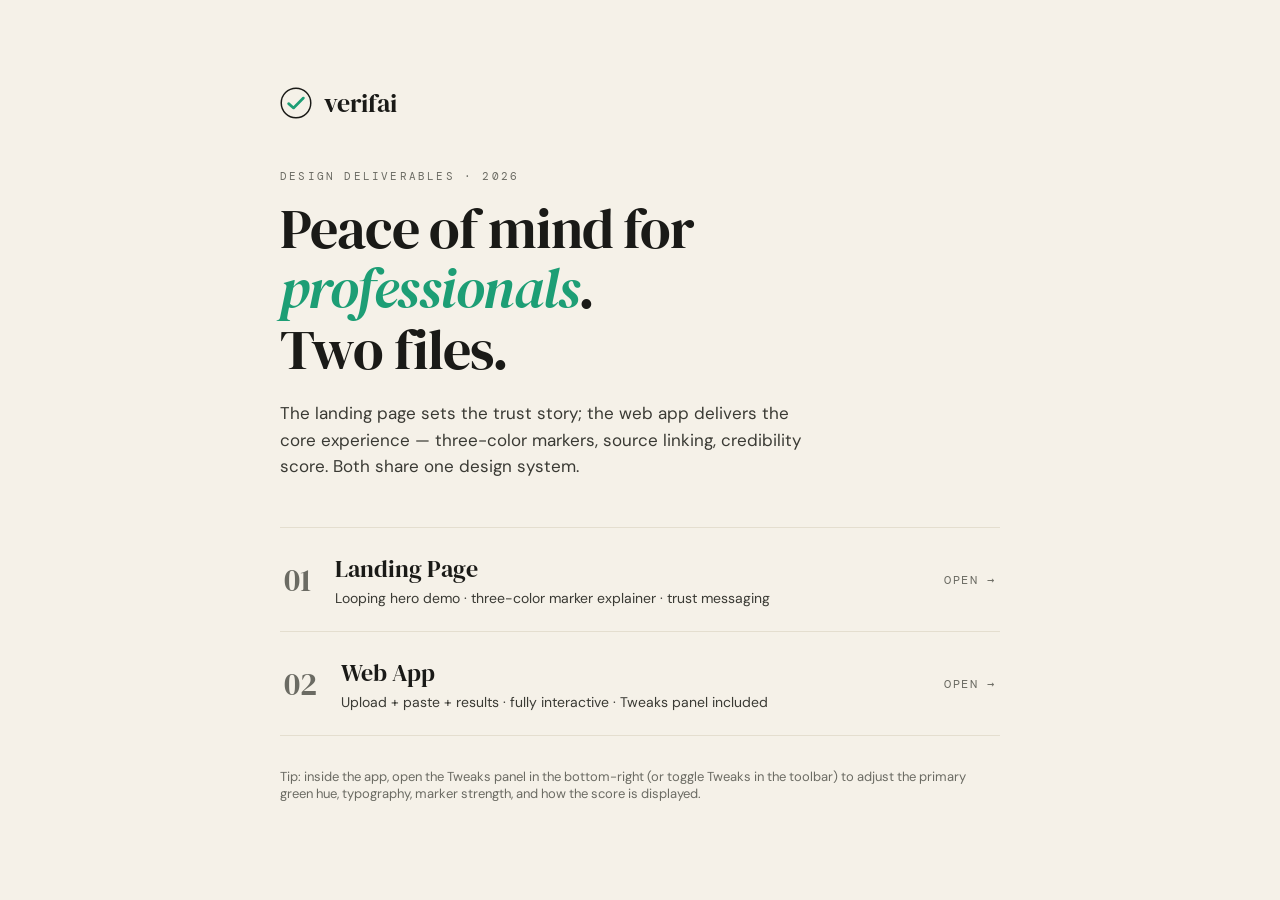
<file: index.html>
<!doctype html>
<html lang="zh-Hant">
<head>
<meta charset="utf-8"/>
<title>verifai — file index</title>
<meta name="viewport" content="width=device-width, initial-scale=1"/>
<link rel="preconnect" href="https://fonts.googleapis.com"/>
<link rel="preconnect" href="https://fonts.gstatic.com" crossorigin/>
<link href="https://fonts.googleapis.com/css2?family=DM+Serif+Display&family=DM+Sans:wght@400;500;600&family=DM+Mono:wght@400&display=swap" rel="stylesheet"/>
<link rel="stylesheet" href="tokens.css"/>
<style>
  body { min-height: 100vh; display: grid; place-items: center; padding: 48px; background: var(--bg); }
  .wrap { max-width: 720px; width: 100%; }
  .logo-row { display: flex; align-items: center; gap: 12px; margin-bottom: 48px; }
  .logo-row svg { flex-shrink: 0; }
  .brand-text { font-family: var(--serif); font-size: 26px; color: var(--ink); }
  .h1 { font-family: var(--serif); font-size: 56px; line-height: 1.08; letter-spacing: -0.02em; margin: 0 0 20px; color: var(--ink); font-weight: 400; }
  .h1 em { color: var(--green); font-style: italic; }
  .sub { font-family: var(--sans); font-size: 17px; line-height: 1.55; color: var(--ink-2); margin: 0 0 48px; max-width: 540px; }
  .eyebrow { font-family: var(--mono); font-size: 11px; letter-spacing: 0.2em; text-transform: uppercase; color: var(--muted); margin-bottom: 16px; }
  .files { border-top: 1px solid var(--rule); }
  .file-row {
    display: grid; grid-template-columns: auto 1fr auto; gap: 24px; align-items: center;
    padding: 24px 4px; border-bottom: 1px solid var(--rule);
    text-decoration: none; color: var(--ink);
    transition: padding 0.2s;
  }
  .file-row:hover { padding-left: 12px; padding-right: 0; }
  .file-row:hover .file-t { color: var(--green-ink); }
  .file-num { font-family: var(--serif); font-size: 32px; color: var(--muted); line-height: 1; }
  .file-t { font-family: var(--serif); font-size: 24px; color: var(--ink); transition: color 0.15s; }
  .file-d { font-family: var(--sans); font-size: 14px; color: var(--ink-2); margin-top: 4px; }
  .file-go {
    font-family: var(--mono); font-size: 12px; color: var(--muted);
    text-transform: uppercase; letter-spacing: 0.15em;
    display: flex; align-items: center; gap: 8px;
  }
  .file-go .ar { transition: transform 0.2s; }
  .file-row:hover .file-go .ar { transform: translateX(4px); color: var(--green); }
  .note { margin-top: 32px; font-family: var(--sans); font-size: 13px; color: var(--muted); }
</style>
</head>
<body>
<div class="wrap">
  <div class="logo-row">
    <svg width="32" height="32" viewBox="0 0 26 26" fill="none">
      <circle cx="13" cy="13" r="12" stroke="var(--ink)" stroke-width="1.2"/>
      <path d="M7 13.5 L11 17 L19 9" stroke="var(--green)" stroke-width="2.2" fill="none" stroke-linecap="round" stroke-linejoin="round"/>
    </svg>
    <span class="brand-text">verifai</span>
  </div>

  <div class="eyebrow">DESIGN DELIVERABLES · 2026</div>
  <h1 class="h1">Peace of mind for <em>professionals</em>.<br/>Two files.</h1>
  <p class="sub">The landing page sets the trust story; the web app delivers the core experience — three-color markers, source linking, credibility score. Both share one design system.</p>

  <div class="files">
    <a class="file-row" href="Landing.html">
      <span class="file-num">01</span>
      <div>
        <div class="file-t">Landing Page</div>
        <div class="file-d">Looping hero demo · three-color marker explainer · trust messaging</div>
      </div>
      <span class="file-go">Open <span class="ar">→</span></span>
    </a>
    <a class="file-row" href="App.html">
      <span class="file-num">02</span>
      <div>
        <div class="file-t">Web App</div>
        <div class="file-d">Upload + paste + results · fully interactive · Tweaks panel included</div>
      </div>
      <span class="file-go">Open <span class="ar">→</span></span>
    </a>
  </div>

  <p class="note">Tip: inside the app, open the Tweaks panel in the bottom-right (or toggle Tweaks in the toolbar) to adjust the primary green hue, typography, marker strength, and how the score is displayed.</p>
</div>
</body>
</html>
</file>
<file: tokens.css>
/* verifai design tokens */
:root {
  /* Surfaces — warm, newspaper-adjacent */
  --bg: #F5F1E8;
  --paper: #FDFBF5;
  --paper-2: #F9F5EA;
  --ink: #1A1A17;
  --ink-2: #3A3A34;
  --muted: #6B6B63;
  --muted-2: #9B9B92;
  --rule: #E4DECF;
  --rule-2: #D4CDB8;

  /* Brand */
  --green: #1D9E75;
  --green-ink: #0F6B4E;
  --green-wash: #E6F2EC;

  /* Risk (earth, not alarm) */
  --ochre: #C8893D;
  --ochre-ink: #8A5A1E;
  --ochre-wash: #F5E9D3;

  --brick: #B04A38;
  --brick-ink: #7A2E1F;
  --brick-wash: #F0D9D2;

  /* Type */
  --serif: 'DM Serif Display', 'DM Serif Text', Georgia, serif;
  --sans: 'DM Sans', -apple-system, system-ui, sans-serif;
  --mono: 'DM Mono', ui-monospace, 'SF Mono', Menlo, monospace;
}

* { box-sizing: border-box; }
html, body { margin: 0; padding: 0; }
body {
  font-family: var(--sans);
  color: var(--ink);
  background: var(--bg);
  -webkit-font-smoothing: antialiased;
  text-rendering: optimizeLegibility;
}
button { font-family: inherit; cursor: pointer; }
a { color: inherit; }

::selection { background: var(--green); color: white; }
</file>
